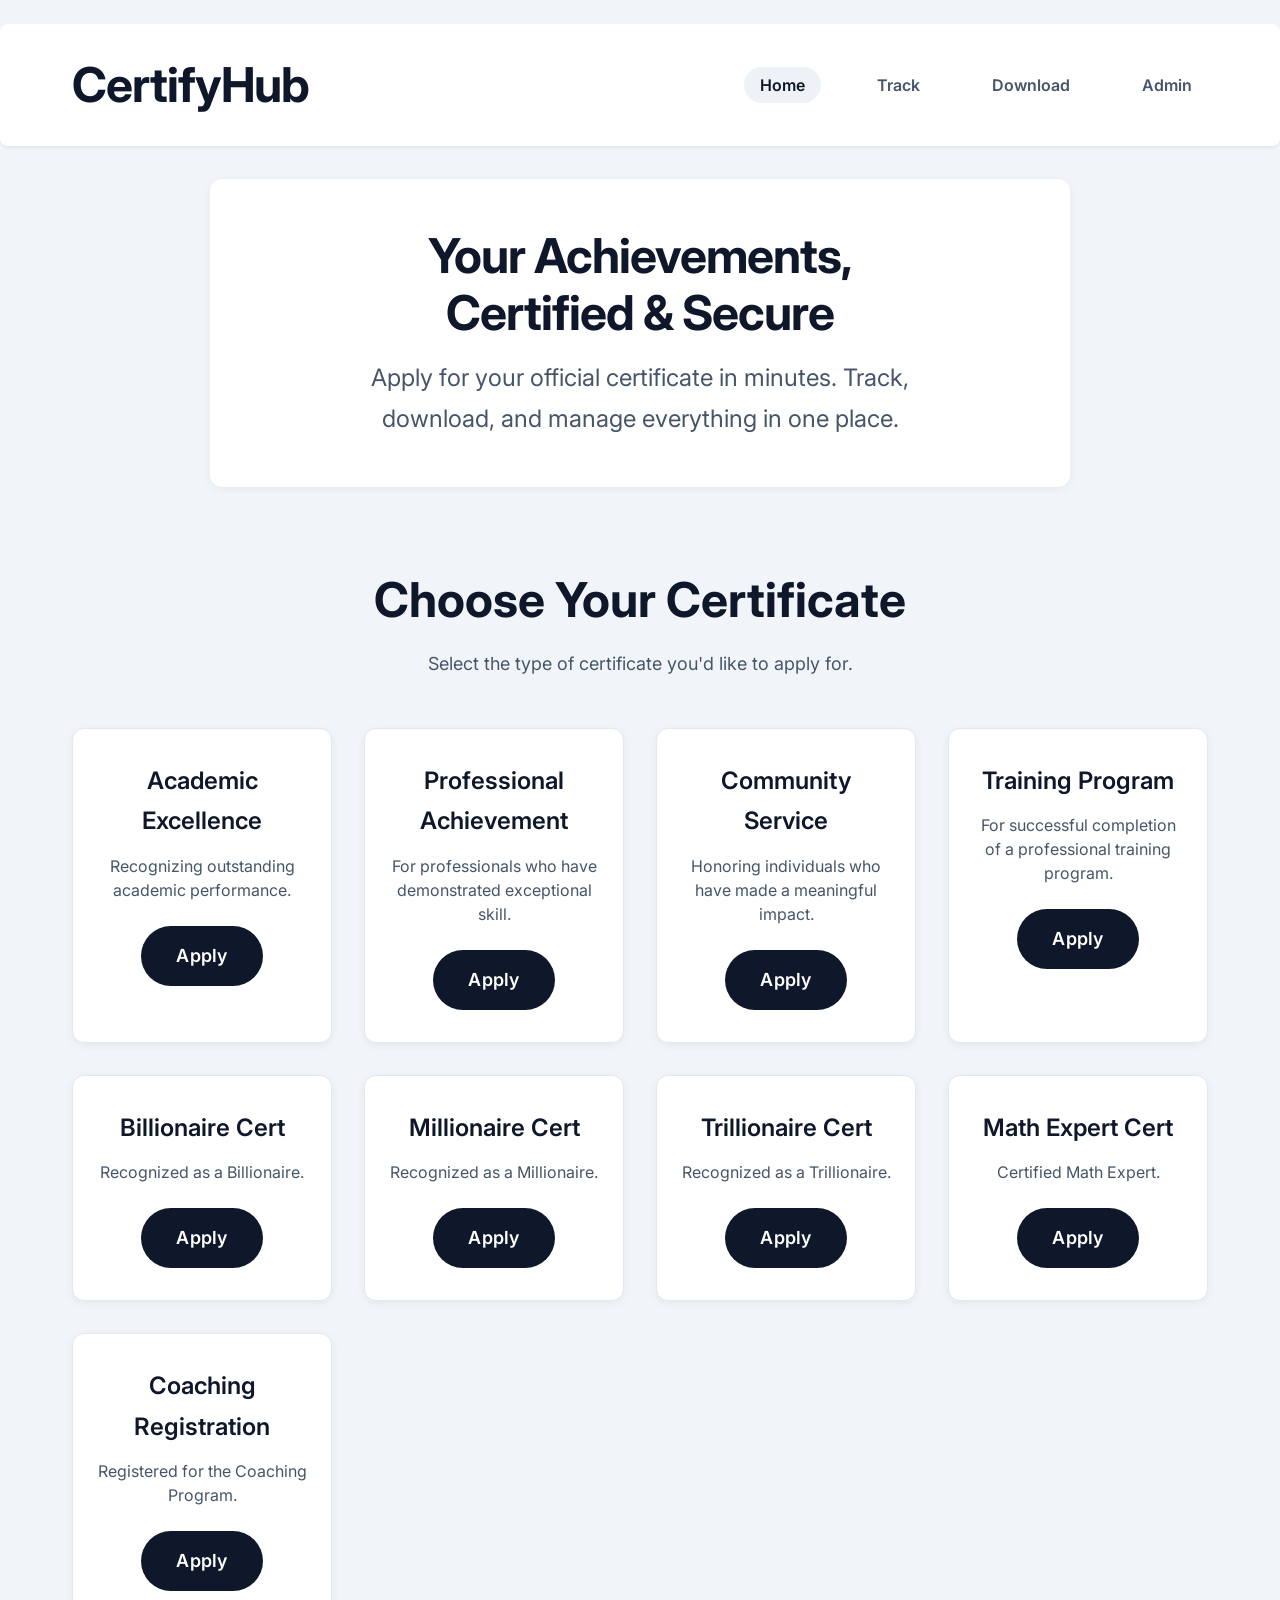
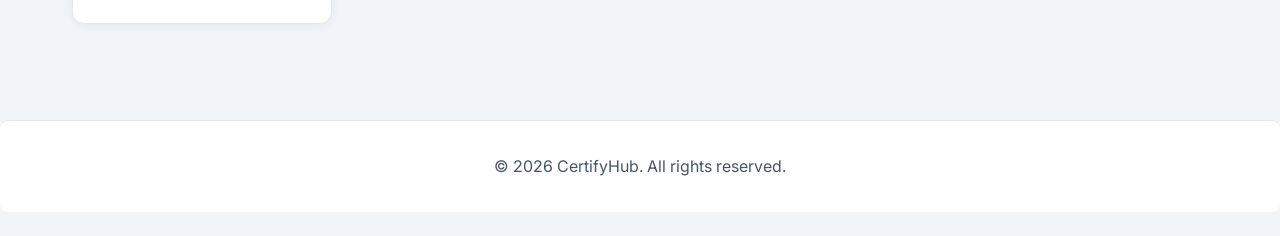
<file: index.html>
<!DOCTYPE html>
<html lang="en">
<head>
  <meta charset="UTF-8" />
  <meta name="viewport" content="width=device-width, initial-scale=1.0" />
  <title>CertifyHub – Certificate Management</title>
  <link rel="stylesheet" href="style.css" />
  <link href="https://fonts.googleapis.com/css2?family=Inter:opsz,wght@14..32,400;14..32,500;14..32,600;14..32,700&display=swap" rel="stylesheet" />
</head>
<body>
  <!-- Navigation -->
  <nav class="navbar">
    <div class="nav-container">
      <a href="index.html" class="nav-logo">Certify<span>Hub</span></a>
      <button class="nav-toggle" id="navToggle" aria-label="Toggle navigation">
        <span></span><span></span><span></span>
      </button>
      <ul class="nav-menu" id="navMenu">
        <li><a href="index.html" class="active">Home</a></li>
        <li><a href="status.html">Track</a></li>
        <li><a href="download.html">Download</a></li>
        <li><a href="admin.html">Admin</a></li>
      </ul>
    </div>
  </nav>

  <!-- Hero Section -->
  <section class="hero">
    <div class="hero-content">
      <h1>Your Achievements,<br />Certified &amp; Secure</h1>
      <p>Apply for your official certificate in minutes. Track, download, and manage everything in one place.</p>
    </div>
  </section>

  <!-- Certificate Cards -->
  <section class="certificates-section">
    <div class="container">
      <h2 class="section-title fade-in">Choose Your Certificate</h2>
      <p class="section-subtitle fade-in">Select the type of certificate you'd like to apply for.</p>
      <div class="cards-grid">
        <!-- Academic -->
        <div class="cert-card fade-in">
          <div class="card-icon"></div>
          <h3>Academic Excellence</h3>
          <p>Recognizing outstanding academic performance.</p>
          <a href="apply.html?type=academic" class="btn btn-primary">Apply</a>
        </div>
        <!-- Professional -->
        <div class="cert-card fade-in">
          <div class="card-icon"></div>
          <h3>Professional Achievement</h3>
          <p>For professionals who have demonstrated exceptional skill.</p>
          <a href="apply.html?type=professional" class="btn btn-primary">Apply</a>
        </div>
        <!-- Community -->
        <div class="cert-card fade-in">
          <div class="card-icon"></div>
          <h3>Community Service</h3>
          <p>Honoring individuals who have made a meaningful impact.</p>
          <a href="apply.html?type=community" class="btn btn-primary">Apply</a>
        </div>
        <!-- Training -->
        <div class="cert-card fade-in">
          <div class="card-icon"></div>
          <h3>Training Program</h3>
          <p>For successful completion of a professional training program.</p>
          <a href="apply.html?type=training" class="btn btn-primary">Apply</a>
        </div>
        <!-- Billionaire -->
        <div class="cert-card fade-in">
          <div class="card-icon"></div>
          <h3>Billionaire Cert</h3>
          <p>Recognized as a Billionaire.</p>
          <a href="apply.html?type=billionaire" class="btn btn-primary">Apply</a>
        </div>
        <!-- Millionaire -->
        <div class="cert-card fade-in">
          <div class="card-icon"></div>
          <h3>Millionaire Cert</h3>
          <p>Recognized as a Millionaire.</p>
          <a href="apply.html?type=millionaire" class="btn btn-primary">Apply</a>
        </div>
        <!-- Trillionaire -->
        <div class="cert-card fade-in">
          <div class="card-icon"></div>
          <h3>Trillionaire Cert</h3>
          <p>Recognized as a Trillionaire.</p>
          <a href="apply.html?type=trillionaire" class="btn btn-primary">Apply</a>
        </div>
        <!-- Math Expert -->
        <div class="cert-card fade-in">
          <div class="card-icon"></div>
          <h3>Math Expert Cert</h3>
          <p>Certified Math Expert.</p>
          <a href="apply.html?type=mathexpert" class="btn btn-primary">Apply</a>
        </div>
        <!-- Coaching -->
        <div class="cert-card fade-in">
          <div class="card-icon"></div>
          <h3>Coaching Registration</h3>
          <p>Registered for the Coaching Program.</p>
          <a href="apply.html?type=coaching" class="btn btn-primary">Apply</a>
        </div>
      </div>
    </div>
  </section>

  <footer>
    <div class="container">
      <p>&copy; 2026 CertifyHub. All rights reserved.</p>
    </div>
  </footer>

  <script src="script.js"></script>
  <script>
    document.addEventListener('DOMContentLoaded', function() {
      const fadeEls = document.querySelectorAll('.fade-in');
      const observer = new IntersectionObserver((entries) => {
        entries.forEach(entry => {
          if (entry.isIntersecting) {
            entry.target.classList.add('visible');
          }
        });
      }, { threshold: 0.15 });
      fadeEls.forEach(el => observer.observe(el));
    });
  </script>
</body>
</html>
</file>
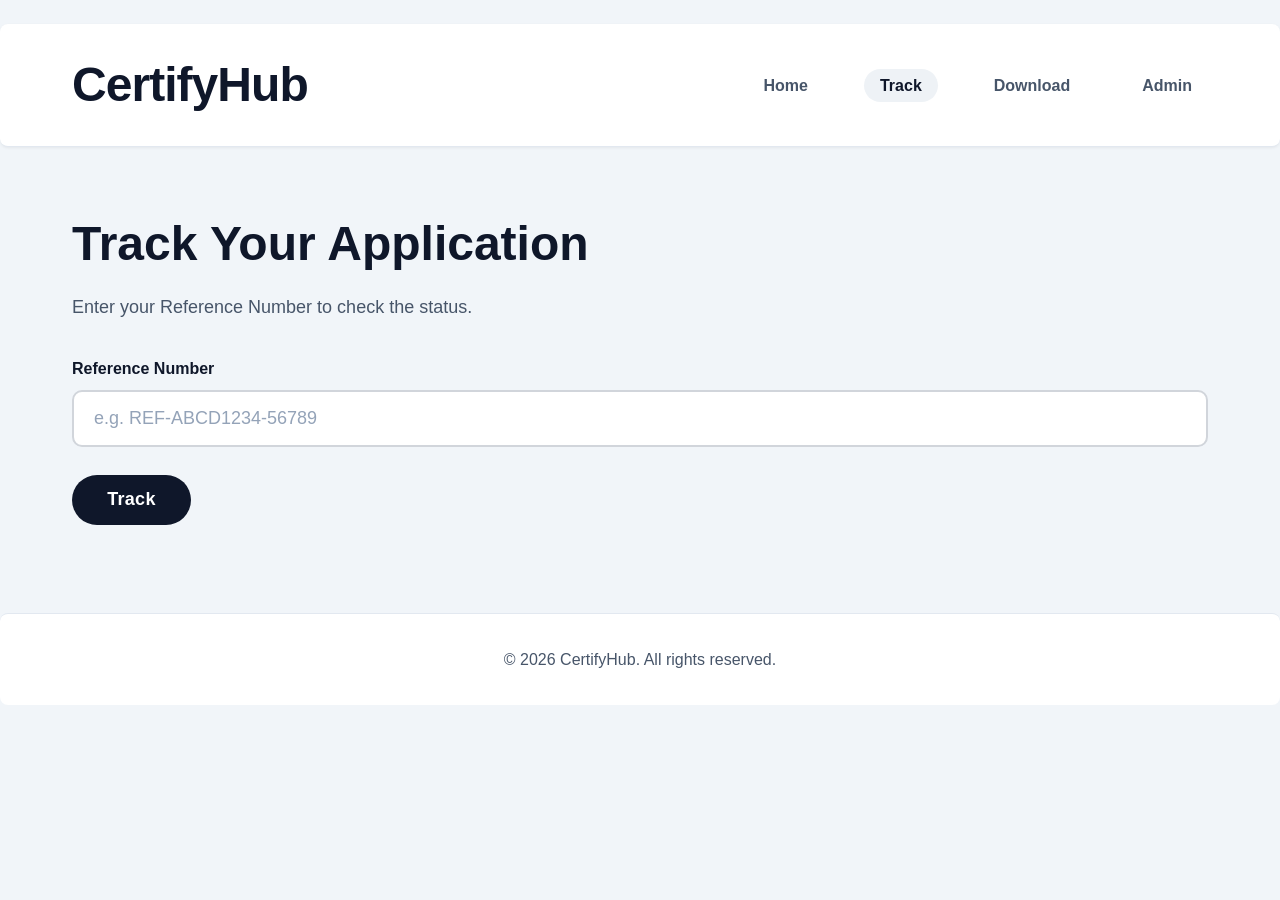
<file: status.html>
<!DOCTYPE html>
<html lang="en">
<head>
  <meta charset="UTF-8" />
  <meta name="viewport" content="width=device-width, initial-scale=1.0" />
  <title>Track Status</title>
  <link rel="stylesheet" href="style.css" />
</head>
<body>
  <!-- Navigation -->
  <nav class="navbar">
    <div class="nav-container">
      <a href="index.html" class="nav-logo">CertifyHub</a>
      <button class="nav-toggle" id="navToggle" aria-label="Toggle navigation">
        <span></span><span></span><span></span>
      </button>
      <ul class="nav-menu" id="navMenu">
        <li><a href="index.html">Home</a></li>
        <li><a href="status.html" class="active">Track</a></li>
        <li><a href="download.html">Download</a></li>
        <li><a href="admin.html">Admin</a></li>
      </ul>
    </div>
  </nav>

  <section class="form-section">
    <div class="container">
      <h2>Track Your Application</h2>
      <p>Enter your Reference Number to check the status.</p>
      <form id="trackForm">
        <div class="form-group">
          <label for="refInput">Reference Number</label>
          <input type="text" id="refInput" class="form-control" placeholder="e.g. REF-ABCD1234-56789" required />
        </div>
        <button type="submit" class="btn btn-primary">Track</button>
      </form>
      <div id="result" style="margin-top:20px; display:none;"></div>
    </div>
  </section>

  <footer>
    <div class="container">
      <p>&copy; 2026 CertifyHub. All rights reserved.</p>
    </div>
  </footer>

  <script src="script.js"></script>
  <script>
    document.getElementById('trackForm').addEventListener('submit', function(e) {
      e.preventDefault();
      const ref = document.getElementById('refInput').value.trim();
      if (!ref) return;
      const resultDiv = document.getElementById('result');
      resultDiv.style.display = 'block';
      
      // Get applications from localStorage
      const apps = JSON.parse(localStorage.getItem('applications') || '[]');
      const app = apps.find(a => a.referenceNumber === ref);
      
      if (!app) {
        resultDiv.innerHTML = '<p style="color:#ef4444;">❌ Application not found. Please check the reference number.</p>';
        return;
      }
      
      const statusColor = app.status === 'approved' ? '#22c55e' : app.status === 'rejected' ? '#ef4444' : '#f59e0b';
      resultDiv.innerHTML = `
        <div style="background:#ffffff; border-radius:12px; padding:1.5rem; box-shadow:0 2px 8px rgba(0,0,0,0.06); border:1px solid #e2e8f0;">
          <h3 style="margin-bottom:0.75rem;">✅ Application Details</h3>
          <p><strong>Reference:</strong> ${app.referenceNumber}</p>
          <p><strong>Applicant:</strong> ${app.fullName || 'N/A'}</p>
          <p><strong>Type:</strong> ${app.type || 'N/A'}</p>
          <p><strong>Date:</strong> ${app.submissionDate || 'N/A'}</p>
          <p><strong>Status:</strong> <span style="color:${statusColor}; font-weight:600; text-transform:capitalize;">${app.status}</span></p>
          ${app.certificateNumber ? `<p><strong>Certificate No:</strong> ${app.certificateNumber}</p>` : ''}
        </div>
      `;
    });
  </script>
</body>
</html>
</file>
<file: style.css>
/* ============================================================
   ROOT VARIABLES – adjust these to scale the whole UI
   ============================================================ */
:root {
  --font-family: 'Inter', -apple-system, BlinkMacSystemFont, sans-serif;
  
  --text-base: 1.125rem;      /* 18px – bigger base */
  --text-sm: 1rem;            /* 16px */
  --text-lg: 1.5rem;         
  --text-xl: 3rem;         
  --text-2xl: 3rem;           /* 48px */
  
  --input-padding: 1rem 1.25rem;    /* 16px 20px */
  --input-font-size: 1.125rem;      /* 18px */
  --input-border-radius: 10px;
  
  --btn-padding: 0.9rem 2.2rem;
  --btn-font-size: 1.125rem;
  --btn-border-radius: 50px;
  
  --container-max: 1200px;
  --container-padding: 0 2rem;
  
  --color-bg: #f1f5f9;
  --color-text: #0f172a;
  --color-text-muted: #475569;
  --color-white: #ffffff;
  --color-border: #e2e8f0;
  --color-primary: #0f172a;
  --color-primary-hover: #1e293b;
  --color-shadow: rgba(0,0,0,0.06);
}

/* ============================================================
   RESET & BASE
   ============================================================ */
* {
  margin: 0;
  padding: 0;
  box-sizing: border-box;
}

body {
  font-family: var(--font-family);
  background: var(--color-bg);
  color: var(--color-text);
  font-size: var(--text-base);
  line-height: 1.7;
  padding: 1.5rem 0;
}

/* ============================================================
   CONTAINERS
   ============================================================ */
.container,
.nav-container {
  max-width: var(--container-max);
  margin: 0 auto;
  padding: var(--container-padding);
}

/* ============================================================
   NAVIGATION
   ============================================================ */
.navbar {
  background: var(--color-white);
  border-bottom: 1px solid var(--color-border);
  padding: 1.25rem 0;
  position: sticky;
  top: 0;
  z-index: 100;
  border-radius: 8px;
  margin-bottom: 2rem;
  box-shadow: 0 1px 3px var(--color-shadow);
}

.nav-container {
  display: flex;
  justify-content: space-between;
  align-items: center;
}

.nav-logo {
  font-size: var(--text-xl);
  font-weight: 700;
  color: var(--color-text);
  text-decoration: none;
  letter-spacing: -0.02em;
}

.nav-toggle {
  display: none;
  flex-direction: column;
  background: transparent;
  border: none;
  cursor: pointer;
  padding: 0.5rem;
}

.nav-toggle span {
  display: block;
  width: 30px;
  height: 4px;
  background: var(--color-text);
  margin: 4px 0;
  border-radius: 4px;
}

.nav-menu {
  display: flex;
  list-style: none;
  gap: 2.5rem;
}

.nav-menu li a {
  text-decoration: none;
  font-weight: 600;
  font-size: var(--text-sm);
  color: var(--color-text-muted);
  padding: 0.5rem 1rem;
  border-radius: 40px;
  transition: 0.2s;
}

.nav-menu li a:hover,
.nav-menu li a.active {
  background: #eef2f6;
  color: var(--color-text);
}

/* ============================================================
   HERO
   ============================================================ */
.hero {
  padding: 3rem 2rem;
  text-align: center;
  max-width: 860px;
  margin: 0 auto 2.5rem;
  background: var(--color-white);
  border-radius: 12px;
  box-shadow: 0 2px 8px var(--color-shadow);
}

.hero-content h1 {
  font-size: var(--text-2xl);
  font-weight: 700;
  line-height: 1.2;
  margin-bottom: 1rem;
  letter-spacing: -0.02em;
}

.hero-content p {
  font-size: var(--text-lg);
  color: var(--color-text-muted);
  max-width: 600px;
  margin: 0 auto;
}

/* ============================================================
   CERTIFICATE CARDS
   ============================================================ */
.certificates-section {
  padding: 2rem 0 3.5rem;
}

.section-title {
  font-size: var(--text-2xl);
  text-align: center;
  margin-bottom: 0.5rem;
  font-weight: 700;
}

.section-subtitle {
  text-align: center;
  color: var(--color-text-muted);
  font-size: var(--text-base);
  margin-bottom: 3rem;
}

.cards-grid {
  display: grid;
  grid-template-columns: repeat(auto-fit, minmax(260px, 1fr));
  gap: 2rem;
}

.cert-card {
  background: var(--color-white);
  border-radius: 12px;
  padding: 2rem 1.5rem;
  text-align: center;
  box-shadow: 0 2px 8px var(--color-shadow);
  border: 1px solid var(--color-border);
  transition: 0.25s ease;
}

.cert-card:hover {
  transform: translateY(-6px);
  box-shadow: 0 12px 30px rgba(0,0,0,0.08);
}

.card-icon { display: none; }

.cert-card h3 {
  font-size: var(--text-lg);
  margin-bottom: 0.75rem;
  font-weight: 600;
}

.cert-card p {
  font-size: var(--text-sm);
  color: var(--color-text-muted);
  margin-bottom: 1.5rem;
  line-height: 1.5;
}

/* ============================================================
   BUTTONS
   ============================================================ */
.btn {
  display: inline-block;
  padding: var(--btn-padding);
  border-radius: var(--btn-border-radius);
  font-weight: 600;
  text-decoration: none;
  border: none;
  cursor: pointer;
  transition: 0.2s ease;
  font-size: var(--btn-font-size);
  letter-spacing: 0.3px;
}

.btn-primary {
  background: var(--color-primary);
  color: var(--color-white);
}
.btn-primary:hover {
  background: var(--color-primary-hover);
  box-shadow: 0 4px 14px rgba(15,23,42,0.25);
}

.btn-secondary {
  background: #eef2f6;
  color: var(--color-text);
}
.btn-secondary:hover {
  background: #e2e8f0;
}

.btn-success {
  background: #22c55e;
  color: #fff;
}
.btn-success:hover { background: #16a34a; }

.btn-danger {
  background: #ef4444;
  color: #fff;
}
.btn-danger:hover { background: #dc2626; }

.btn-warning {
  background: #f59e0b;
  color: #fff;
}
.btn-warning:hover { background: #d97706; }

.btn-info {
  background: #3b82f6;
  color: #fff;
}
.btn-info:hover { background: #2563eb; }

.btn-sm {
  padding: 0.5rem 1.2rem;
  font-size: 0.95rem;
  border-radius: 30px;
}

/* ============================================================
   FORMS
   ============================================================ */
.form-section {
  padding: 1.5rem 0 3rem;
}

.form-section h2 {
  font-size: var(--text-2xl);
  font-weight: 700;
  margin-bottom: 0.5rem;
}

.form-section p {
  color: var(--color-text-muted);
  font-size: var(--text-base);
  margin-bottom: 2rem;
}

.form-group {
  margin-bottom: 1.75rem;
}

.form-group label {
  display: block;
  font-weight: 600;
  margin-bottom: 0.5rem;
  font-size: var(--text-sm);
  color: var(--color-text);
}

.form-control {
  width: 100%;
  padding: var(--input-padding);
  border: 2px solid #d1d5db;
  border-radius: var(--input-border-radius);
  background: var(--color-white);
  font-size: var(--input-font-size);
  font-family: inherit;
  transition: 0.2s;
  color: var(--color-text);
}

.form-control:focus {
  outline: none;
  border-color: var(--color-primary);
  box-shadow: 0 0 0 4px rgba(15,23,42,0.12);
}

.form-control::placeholder {
  color: #94a3b8;
}

/* ============================================================
   ADMIN
   ============================================================ */
.admin-section {
  padding: 1.5rem 0 2.5rem;
}

.admin-section h2 {
  font-size: var(--text-2xl);
  font-weight: 700;
  margin-bottom: 1.5rem;
}

.stats-grid {
  display: grid;
  grid-template-columns: repeat(auto-fit, minmax(170px, 1fr));
  gap: 1.5rem;
  margin: 1.5rem 0 2.5rem;
}

.stat-card {
  background: var(--color-white);
  padding: 1.5rem 1rem;
  border-radius: 12px;
  text-align: center;
  border: 1px solid var(--color-border);
  box-shadow: 0 1px 3px var(--color-shadow);
}

.stat-card h4 {
  font-weight: 500;
  color: var(--color-text-muted);
  font-size: var(--text-sm);
  margin-bottom: 0.25rem;
}

.stat-card p {
  font-size: 2.5rem;
  font-weight: 700;
  color: var(--color-text);
}

/* Admin Table */
#appTable {
  width: 100%;
  border-collapse: collapse;
  background: var(--color-white);
  border-radius: 12px;
  overflow: hidden;
  box-shadow: 0 1px 3px var(--color-shadow);
  font-size: var(--text-sm);
}

#appTable th {
  background: #f8fafc;
  padding: 1rem 1.25rem;
  text-align: left;
  font-weight: 600;
  color: var(--color-text);
  border-bottom: 2px solid var(--color-border);
}

#appTable td {
  padding: 1rem 1.25rem;
  border-bottom: 1px solid var(--color-border);
  vertical-align: middle;
}

#appTable tbody tr:hover {
  background: #f8fafc;
}

#appTable .btn-sm {
  margin-right: 0.5rem;
}

/* ============================================================
   MODALS
   ============================================================ */
.modal {
  position: fixed;
  z-index: 200;
  left: 0;
  top: 0;
  width: 100%;
  height: 100%;
  background: rgba(0,0,0,0.5);
  backdrop-filter: blur(4px);
  display: flex;
  align-items: center;
  justify-content: center;
}

.modal-content {
  background: var(--color-white);
  border-radius: 16px;
  padding: 2.5rem 2rem;
  max-width: 680px;
  width: 92%;
  max-height: 85vh;
  overflow-y: auto;
  box-shadow: 0 20px 60px rgba(0,0,0,0.15);
  position: relative;
}

.modal-content h3 {
  font-size: var(--text-xl);
  font-weight: 700;
  margin-bottom: 1.25rem;
}

.close {
  position: absolute;
  top: 1.25rem;
  right: 1.5rem;
  font-size: 2.2rem;
  cursor: pointer;
  color: #94a3b8;
}

.close:hover {
  color: var(--color-text);
}

#certPreview {
  border: 1px solid var(--color-border);
  padding: 1.5rem;
  border-radius: 12px;
  background: #f8fafc;
  margin: 1.25rem 0;
}

#previewText {
  font-size: var(--text-base);
  font-weight: 500;
}

/* ============================================================
   FOOTER
   ============================================================ */
footer {
  background: var(--color-white);
  border-top: 1px solid var(--color-border);
  padding: 2rem 0;
  text-align: center;
  color: var(--color-text-muted);
  font-size: var(--text-sm);
  border-radius: 8px;
  margin-top: 2.5rem;
}

/* ============================================================
   FADE-IN ANIMATION
   ============================================================ */
.fade-in {
  opacity: 0;
  transform: translateY(24px);
  transition: opacity 0.8s ease, transform 0.8s ease;
}
.fade-in.visible {
  opacity: 1;
  transform: translateY(0);
}

/* ============================================================
   RESPONSIVE
   ============================================================ */
@media (max-width: 768px) {
  :root {
    --text-base: 1rem;
    --text-lg: 1.25rem;
    --text-xl: 1.75rem;
    --text-2xl: 2.25rem;
    --input-padding: 0.85rem 1.2rem;
    --btn-padding: 0.75rem 1.8rem;
    --container-padding: 0 1.25rem;
  }

  .nav-toggle {
    display: flex;
  }

  .nav-menu {
    display: none;
    flex-direction: column;
    width: 100%;
    background: var(--color-white);
    padding: 1.5rem;
    border-radius: 12px;
    position: absolute;
    top: 5rem;
    left: 0;
    gap: 0.75rem;
    box-shadow: 0 8px 24px rgba(0,0,0,0.1);
  }
  .nav-menu.active {
    display: flex;
  }

  .hero {
    padding: 2rem 1.25rem;
  }

  .cards-grid {
    grid-template-columns: 1fr 1fr;
  }

  .stat-card p {
    font-size: 2rem;
  }

  .modal-content {
    padding: 1.5rem 1.25rem;
  }

  #appTable {
    font-size: 0.9rem;
  }
  #appTable th,
  #appTable td {
    padding: 0.75rem 0.75rem;
  }
}

@media (max-width: 480px) {
  :root {
    --text-base: 0.95rem;
    --text-lg: 1.1rem;
    --text-xl: 1.5rem;
    --text-2xl: 1.8rem;
    --input-padding: 0.75rem 1rem;
    --btn-padding: 0.65rem 1.5rem;
    --container-padding: 0 1rem;
  }

  .cards-grid {
    grid-template-columns: 1fr;
  }

  .stats-grid {
    grid-template-columns: 1fr 1fr;
  }

  .btn {
    padding: var(--btn-padding);
    font-size: 1rem;
  }

  .hero-content h1 {
    font-size: var(--text-2xl);
  }

  .stat-card p {
    font-size: 1.6rem;
  }

  .modal-content {
    padding: 1.25rem 1rem;
    width: 96%;
  }

  #appTable {
    font-size: 0.8rem;
  }
  #appTable th,
  #appTable td {
    padding: 0.5rem 0.5rem;
  }
}
/* ============================================================
   TOAST NOTIFICATION
   ============================================================ */
.toast-container {
  position: fixed;
  top: 30px;
  right: 30px;
  z-index: 9999;
  display: flex;
  flex-direction: column;
  gap: 12px;
  max-width: 380px;
  pointer-events: none;
}

.toast {
  background: #0f172a;
  color: #ffffff;
  padding: 1rem 1.5rem;
  border-radius: 12px;
  box-shadow: 0 8px 30px rgba(0,0,0,0.15);
  display: flex;
  align-items: center;
  gap: 12px;
  font-size: var(--text-sm);
  font-weight: 500;
  transform: translateX(120%);
  opacity: 0;
  transition: transform 0.4s cubic-bezier(0.22, 1, 0.36, 1), opacity 0.4s ease;
  pointer-events: auto;
  border-left: 5px solid #22c55e;
}

.toast.show {
  transform: translateX(0);
  opacity: 1;
}

.toast .toast-icon {
  font-size: 1.6rem;
  line-height: 1;
}

.toast .toast-message {
  flex: 1;
}

@media (max-width: 480px) {
  .toast-container {
    top: 20px;
    right: 20px;
    left: 20px;
    max-width: 100%;
  }
}
</file>
